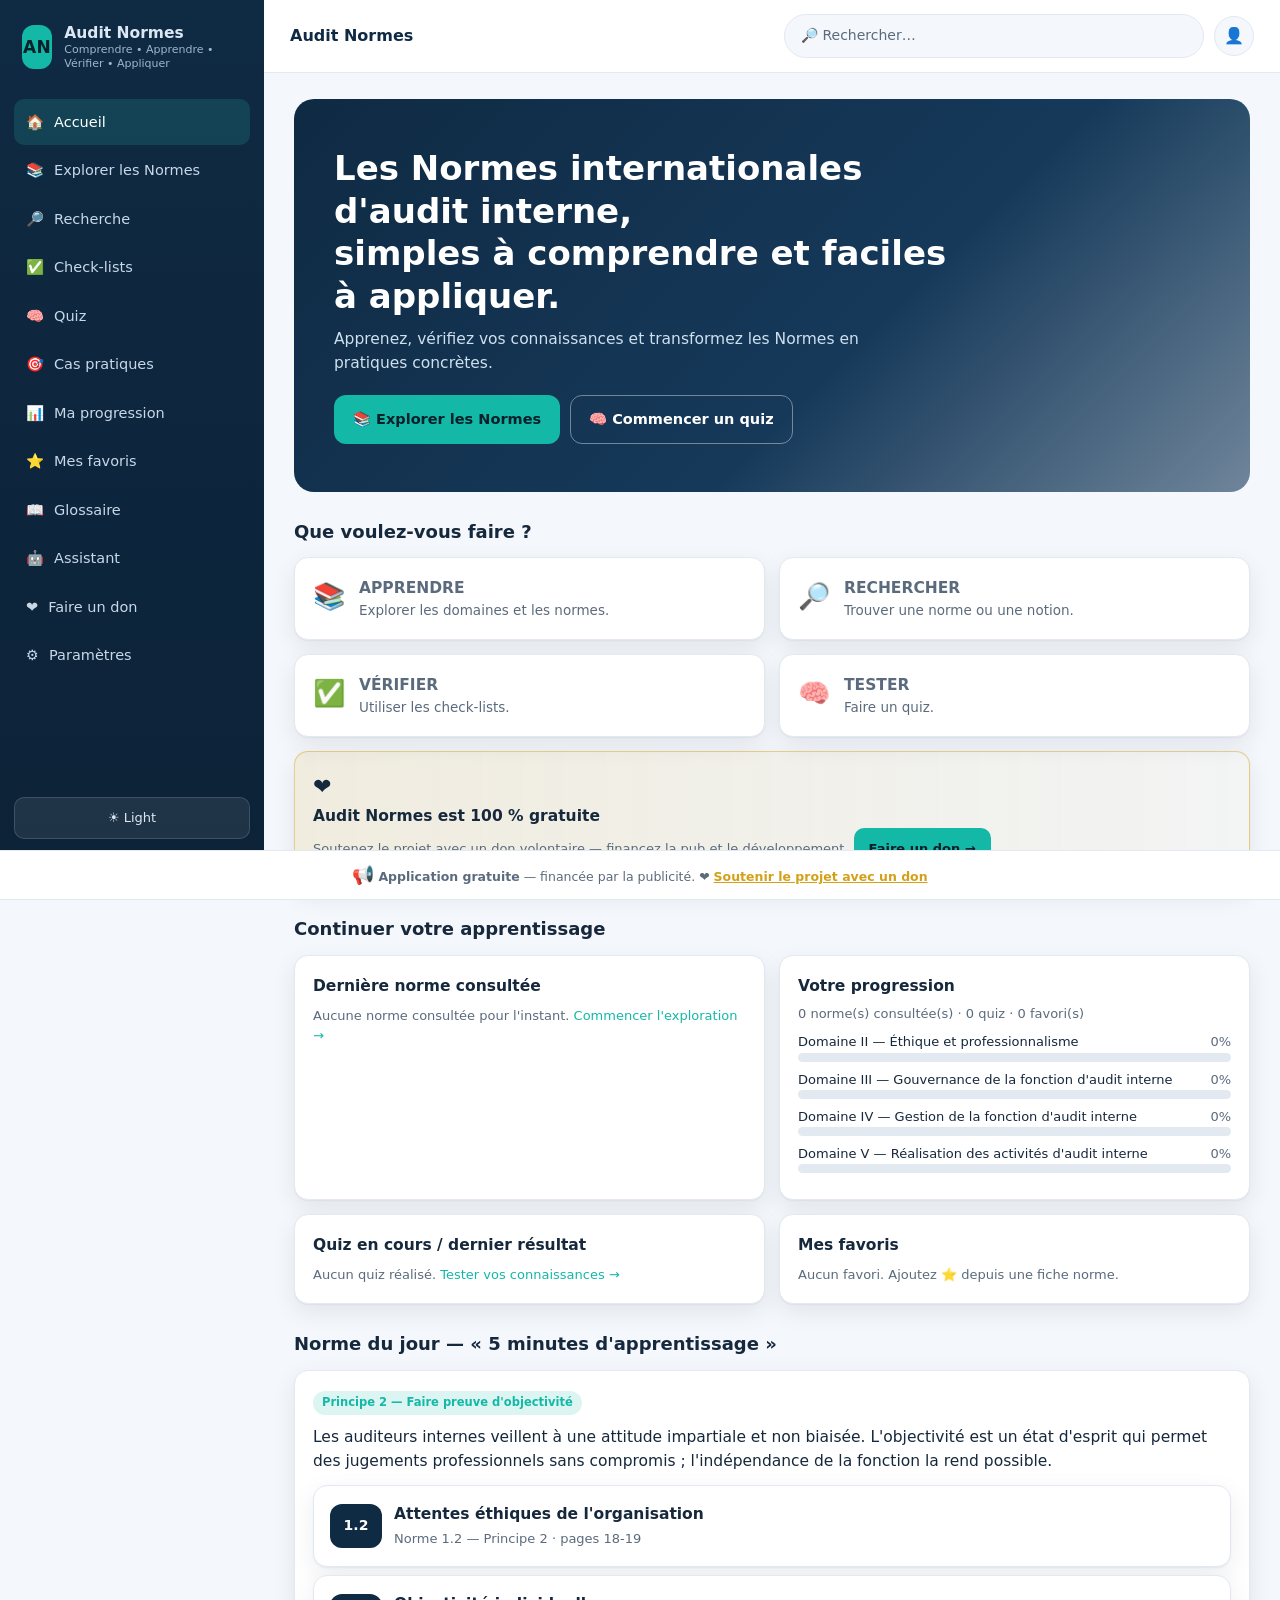
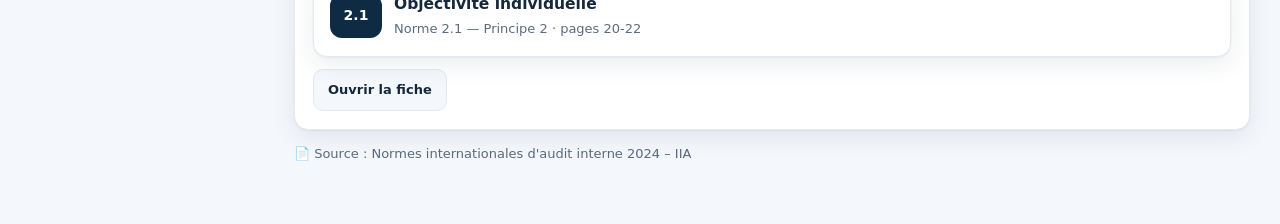
<file: index.html>
<!doctype html>
<html lang="fr">
<head>
  <meta charset="utf-8">
  <meta name="viewport" content="width=device-width, initial-scale=1, viewport-fit=cover">
  <meta name="theme-color" content="#0f2a43">
  <title>Audit Normes — Comprendre • Apprendre • Vérifier • Appliquer</title>
  <meta name="description" content="Application pédagogique dédiée aux Normes internationales d'audit interne 2024 : explorer, vérifier, tester et appliquer.">
  <link rel="manifest" href="manifest.json">
  <link rel="apple-touch-icon" href="icons/apple-touch-icon.png">
  <link rel="icon" href="data:image/svg+xml,<svg xmlns='http://www.w3.org/2000/svg' viewBox='0 0 100 100'><rect width='100' height='100' rx='22' fill='%230f2a43'/><path d='M30 52l14 14 26-30' stroke='%232dd4bf' stroke-width='10' fill='none' stroke-linecap='round' stroke-linejoin='round'/></svg>">
  <link rel="stylesheet" href="css/styles.css">
  <!-- Google AdSense — vérification du site (éditeur ca-pub-2797254259993125) -->
  <meta name="google-adsense-account" content="ca-pub-2797254259993125">
  <script async src="https://pagead2.googlesyndication.com/pagead/js/adsbygoogle.js?client=ca-pub-2797254259993125"
       crossorigin="anonymous"></script>
</head>
<body>
  <div id="app">
    <aside id="sidebar" aria-label="Menu principal">
      <a class="brand" href="#/">
        <span class="brand-mark">AN</span>
        <span class="brand-txt"><strong>Audit Normes</strong><small>Comprendre • Apprendre • Vérifier • Appliquer</small></span>
      </a>
      <nav id="nav"></nav>
      <div class="side-foot">
        <button id="theme-btn" class="ghost-btn" title="Changer de thème">☀️ Light</button>
        <p class="src-note">Source : Normes internationales d'audit interne 2024 – IIA</p>
      </div>
    </aside>
    <main id="main">
      <header id="topbar">
        <button id="menu-btn" class="icon-btn" aria-label="Menu">☰</button>
        <a class="top-brand" href="#/">Audit Normes</a>
        <button id="search-btn" class="search-pill">🔎 Rechercher…</button>
        <button id="profile-btn" class="avatar" title="Profil / Paramètres">👤</button>
      </header>
      <div id="view" class="view"></div>
      <nav id="bottomnav" aria-label="Navigation mobile"></nav>
    </main>
  </div>
  <div id="modal-root"></div>
  <script src="vendor/jspdf.umd.min.js"></script>
  <script src="vendor/xlsx.full.min.js"></script>
  <script type="module" src="js/app.js"></script>
</body>
</html>
</file>
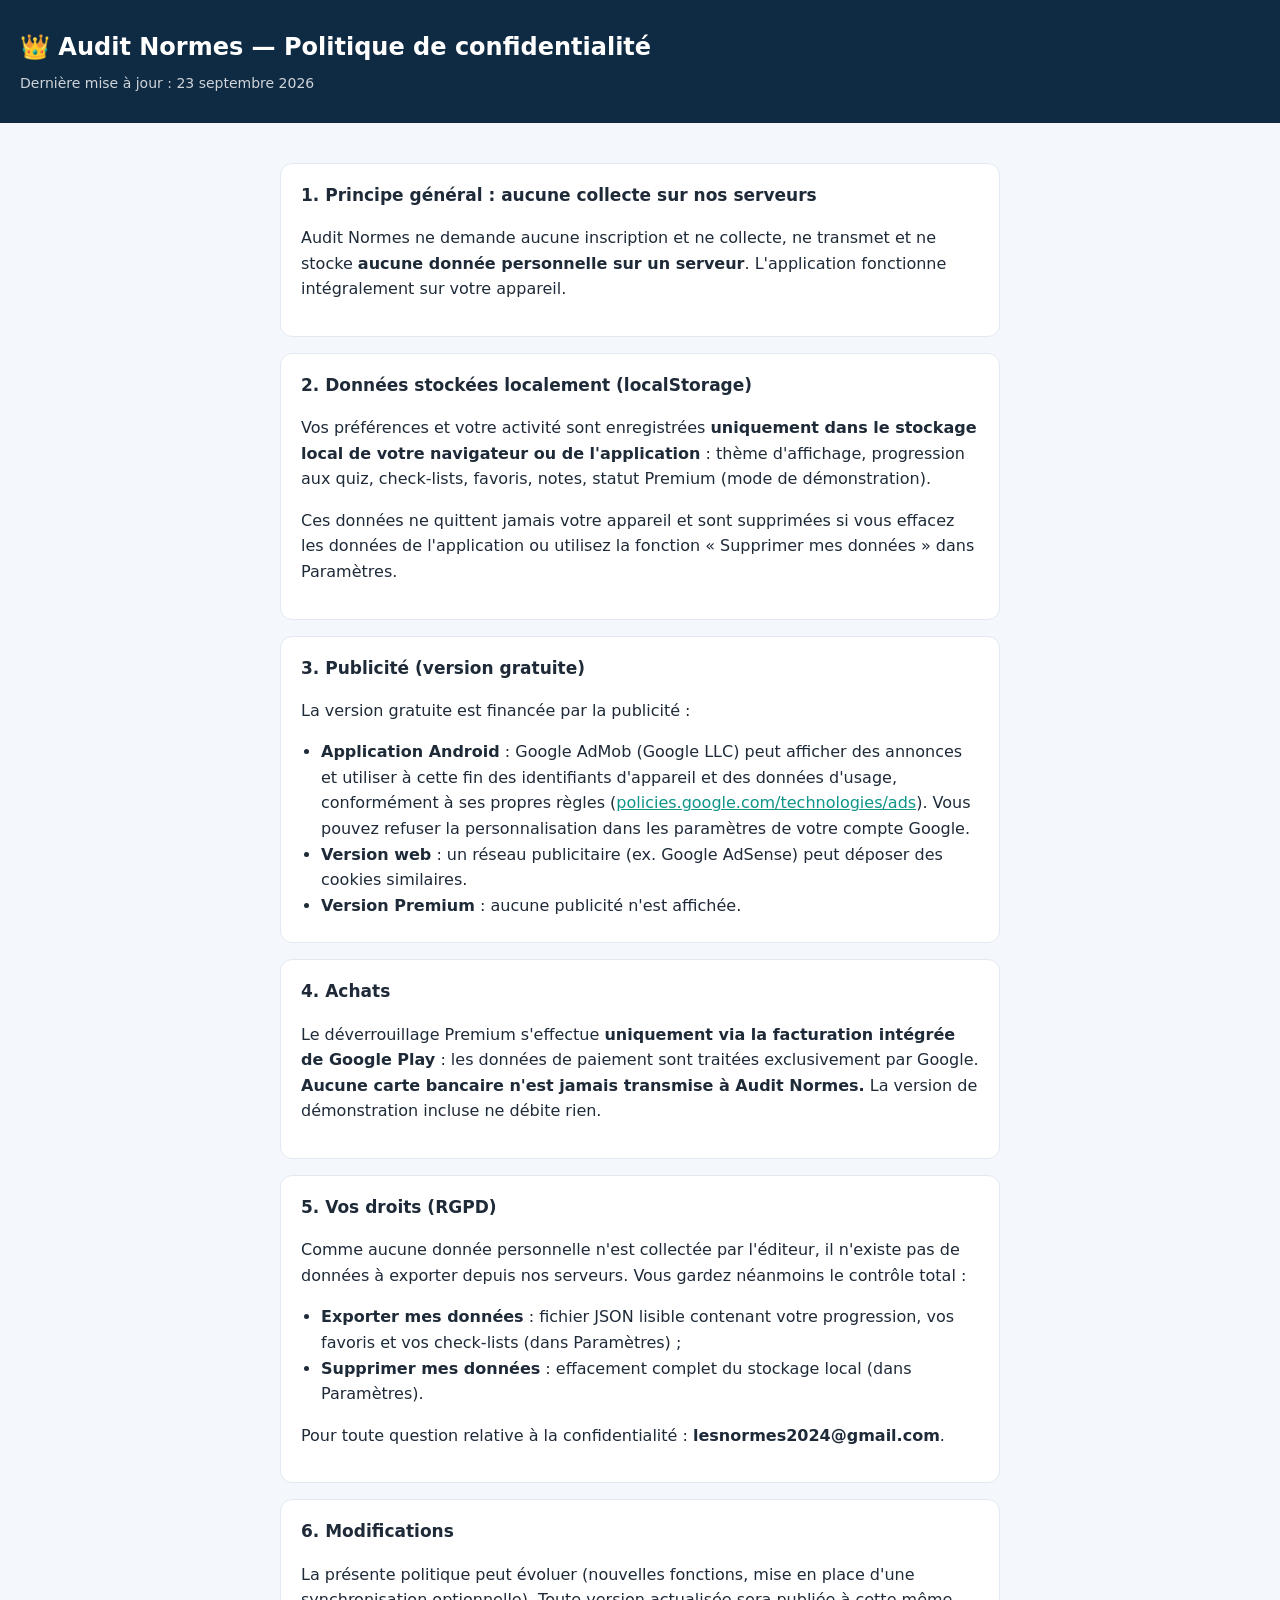
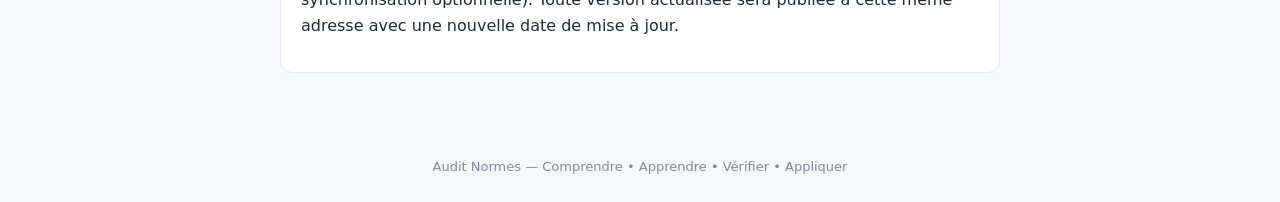
<file: politique-de-confidentialite.html>
<!doctype html>
<html lang="fr">
<head>
<meta charset="utf-8">
<meta name="viewport" content="width=device-width, initial-scale=1">
<title>Politique de confidentialité — Audit Normes</title>
<meta name="robots" content="index,follow">
<style>
  :root { color-scheme: light dark; }
  * { box-sizing: border-box; }
  body { margin:0; font-family: system-ui, -apple-system, "Segoe UI", Roboto, sans-serif;
         color:#1e2a38; background:#f4f7fb; line-height:1.6; }
  header { background:#0f2a43; color:#fff; padding:28px 20px; }
  header h1 { margin:0; font-size:24px; }
  header p { margin:6px 0 0; opacity:.8; font-size:14px; }
  .wrap { max-width:760px; margin:0 auto; padding:24px 20px 60px; }
  section { background:#fff; border:1px solid #e3e9f2; border-radius:12px; padding:18px 20px; margin-top:16px; }
  section h2 { margin:0 0 8px; font-size:17px; }
  a { color:#0e9488; }
  ul { padding-left:20px; margin:6px 0; }
  .small { font-size:14px; color:#4b5a6b; }
  footer { text-align:center; font-size:13px; color:#7a8aa0; padding:24px 16px; }
  @media (prefers-color-scheme: dark) {
    body { background:#0b1826; color:#dbe5f0; }
    section { background:#122238; border-color:#22344c; }
    .small { color:#9fb2c8; }
  }
</style>
</head>
<body>
<header>
  <h1>👑 Audit Normes — Politique de confidentialité</h1>
  <p>Dernière mise à jour : 23 septembre 2026</p>
</header>
<div class="wrap">

<section>
  <h2>1. Principe général : aucune collecte sur nos serveurs</h2>
  <p>Audit Normes ne demande aucune inscription et ne collecte, ne transmet et ne stocke <strong>aucune donnée personnelle sur un serveur</strong>. L'application fonctionne intégralement sur votre appareil.</p>
</section>

<section>
  <h2>2. Données stockées localement (localStorage)</h2>
  <p>Vos préférences et votre activité sont enregistrées <strong>uniquement dans le stockage local de votre navigateur ou de l'application</strong> : thème d'affichage, progression aux quiz, check-lists, favoris, notes, statut Premium (mode de démonstration).</p>
  <p>Ces données ne quittent jamais votre appareil et sont supprimées si vous effacez les données de l'application ou utilisez la fonction « Supprimer mes données » dans Paramètres.</p>
</section>

<section>
  <h2>3. Publicité (version gratuite)</h2>
  <p>La version gratuite est financée par la publicité :</p>
  <ul>
    <li><strong>Application Android</strong> : Google AdMob (Google LLC) peut afficher des annonces et utiliser à cette fin des identifiants d'appareil et des données d'usage, conformément à ses propres règles (<a href="https://policies.google.com/technologies/ads" target="_blank" rel="noopener">policies.google.com/technologies/ads</a>). Vous pouvez refuser la personnalisation dans les paramètres de votre compte Google.</li>
    <li><strong>Version web</strong> : un réseau publicitaire (ex. Google AdSense) peut déposer des cookies similaires.</li>
    <li><strong>Version Premium</strong> : aucune publicité n'est affichée.</li>
  </ul>
</section>

<section>
  <h2>4. Achats</h2>
  <p>Le déverrouillage Premium s'effectue <strong>uniquement via la facturation intégrée de Google Play</strong> : les données de paiement sont traitées exclusivement par Google. <strong>Aucune carte bancaire n'est jamais transmise à Audit Normes.</strong> La version de démonstration incluse ne débite rien.</p>
</section>

<section>
  <h2>5. Vos droits (RGPD)</h2>
  <p>Comme aucune donnée personnelle n'est collectée par l'éditeur, il n'existe pas de données à exporter depuis nos serveurs. Vous gardez néanmoins le contrôle total&nbsp;:</p>
  <ul>
    <li><strong>Exporter mes données</strong> : fichier JSON lisible contenant votre progression, vos favoris et vos check-lists (dans Paramètres) ;</li>
    <li><strong>Supprimer mes données</strong> : effacement complet du stockage local (dans Paramètres).</li>
  </ul>
  <p>Pour toute question relative à la confidentialité : <strong>lesnormes2024@gmail.com</strong>.</p>
</section>

<section>
  <h2>6. Modifications</h2>
  <p>La présente politique peut évoluer (nouvelles fonctions, mise en place d'une synchronisation optionnelle). Toute version actualisée sera publiée à cette même adresse avec une nouvelle date de mise à jour.</p>
</section>

</div>
<footer>Audit Normes — Comprendre • Apprendre • Vérifier • Appliquer</footer>
</body>
</html>
</file>
<file: css/styles.css>
/* Audit Normes — design system (mobile-first, light/dark) */
:root {
  --navy: #0f2a43; --navy-2: #16395a; --teal: #14b8a6; --teal-2: #2dd4bf;
  --bg: #f4f7fb; --card: #ffffff; --ink: #16283c; --muted: #5b6b7d; --line: #e3e9f1;
  --red: #dc2626; --orange: #ea580c; --blue: #2563eb; --green: #16a34a; --amber: #d97706;
  --shadow: 0 1px 2px rgba(15,42,67,.06), 0 8px 24px rgba(15,42,67,.08);
  --r: 14px;
}
[data-theme="dark"] {
  --bg: #0b1622; --card: #122333; --ink: #e6edf5; --muted: #93a5b8; --line: #22374d;
  --navy: #0f2a43; --navy-2: #1b4066;
  --shadow: 0 1px 2px rgba(0,0,0,.4), 0 8px 24px rgba(0,0,0,.35);
}
* { box-sizing: border-box; margin: 0; -webkit-tap-highlight-color: transparent; }
html { scroll-behavior: smooth; }
body {
  font-family: "Segoe UI", system-ui, -apple-system, Roboto, "Helvetica Neue", sans-serif;
  background: var(--bg); color: var(--ink); font-size: 15.5px; line-height: 1.55;
  overflow-wrap: break-word;
}
body.drawer-open, body.modal-open { overflow: hidden; }
a { color: inherit; text-decoration: none; }
button { font: inherit; cursor: pointer; }
img { max-width: 100%; }

#app { display: flex; min-height: 100vh; }
#sidebar {
  width: 264px; flex: 0 0 264px; background: linear-gradient(180deg, var(--navy), #0c2237);
  color: #dbe7f3; padding: 20px 14px; display: none; flex-direction: column; gap: 18px;
  position: sticky; top: 0; height: 100vh;
}
#sidebar .brand { display: flex; gap: 12px; align-items: center; padding: 4px 8px 10px; }
.brand-mark {
  width: 44px; height: 44px; border-radius: 12px; background: var(--teal); color: #04202b;
  display: grid; place-items: center; font-weight: 800; font-size: 17px; letter-spacing: .5px;
}
.brand-txt { display: flex; flex-direction: column; line-height: 1.25; }
.brand-txt small { color: #9fb6cc; font-size: 11px; }
#nav { display: flex; flex-direction: column; gap: 2px; overflow-y: auto; }
#nav a {
  display: flex; align-items: center; gap: 10px; padding: 12px 12px; border-radius: 10px;
  color: #c8d8e8; font-size: 14.5px; transition: background .15s;
}
#nav a.active { background: rgba(45,212,191,.15); color: #fff; }
#nav a.active .ico { color: var(--teal-2); }
.side-foot { margin-top: auto; display: grid; gap: 10px; }
.ghost-btn {
  background: rgba(255,255,255,.08); color: #dbe7f3; border: 1px solid rgba(255,255,255,.14);
  border-radius: 10px; padding: 10px 12px; font-size: 13px;
}
.src-note { color: #8aa2ba; font-size: 11px; line-height: 1.4; }

#main { flex: 1; min-width: 0; display: flex; flex-direction: column; }
#topbar {
  display: flex; align-items: center; gap: 10px;
  padding: 12px 16px; padding-top: calc(12px + env(safe-area-inset-top, 0px));
  background: var(--card); border-bottom: 1px solid var(--line); position: sticky; top: 0; z-index: 40;
}
.icon-btn {
  background: none; border: none; font-size: 20px; color: var(--ink);
  padding: 10px; min-width: 44px; min-height: 44px; border-radius: 12px;
}
.icon-btn:active { background: var(--bg); }
.top-brand { font-weight: 800; color: var(--navy); font-size: 16px; display: none; }
[data-theme="dark"] .top-brand { color: #fff; }
.search-pill {
  flex: 1; max-width: 420px; margin-left: auto; text-align: left; border: 1px solid var(--line);
  background: var(--bg); color: var(--muted); border-radius: 999px; padding: 10px 16px; font-size: 14px;
  min-height: 44px;
}
.avatar {
  width: 40px; height: 40px; border-radius: 50%; border: 1px solid var(--line); background: var(--bg);
  display: grid; place-items: center; font-size: 16px;
}
.view { padding: 18px 16px 96px; max-width: 1080px; width: 100%; margin: 0 auto; }
#bottomnav {
  position: fixed; bottom: 0; left: 0; right: 0; z-index: 50; display: flex;
  background: var(--card); border-top: 1px solid var(--line); padding: 6px 4px calc(6px + env(safe-area-inset-bottom, 0px));
}
#bottomnav a {
  flex: 1; display: flex; flex-direction: column; align-items: center; gap: 2px;
  font-size: 10.5px; color: var(--muted); padding: 8px 0 6px; border-radius: 10px;
  min-height: 48px; transition: transform .12s;
}
#bottomnav a:active { transform: scale(.92); }
#bottomnav a .ico { font-size: 19px; }
#bottomnav a.active { color: var(--teal); font-weight: 600; }

/* --- composants --- */
.card { background: var(--card); border: 1px solid var(--line); border-radius: var(--r); box-shadow: var(--shadow); }
.pad { padding: 18px; }
.grid { display: grid; gap: 14px; }
.g2 { grid-template-columns: 1fr; } .g3 { grid-template-columns: 1fr; } .g4 { grid-template-columns: 1fr 1fr; }
@media (min-width: 640px) { .g2 { grid-template-columns: 1fr 1fr; } .g3 { grid-template-columns: repeat(3,1fr); } }
@media (min-width: 980px) { .g3.wide { grid-template-columns: repeat(3,1fr); } }

.hero {
  background: linear-gradient(135deg, var(--navy) 0%, var(--navy-2) 60%, #14532d00 160%), radial-gradient(1200px 400px at 110% -50%, rgba(45,212,191,.35), transparent);
  color: #fff; border-radius: 20px; padding: 34px 22px; position: relative; overflow: hidden;
}
.hero h1 { font-size: clamp(22px, 4.5vw, 34px); line-height: 1.25; max-width: 640px; }
.hero p { color: #cfe0ef; margin-top: 10px; max-width: 560px; }
.hero .cta { display: flex; gap: 10px; margin-top: 20px; flex-wrap: wrap; }
.btn {
  display: inline-flex; align-items: center; justify-content: center; gap: 8px; border-radius: 12px; padding: 12px 18px;
  min-height: 46px; font-weight: 600; font-size: 14.5px; border: 1px solid transparent; transition: transform .12s, box-shadow .12s;
}
.btn:active { transform: scale(.98); }
.btn.primary { background: var(--teal); color: #04202b; }
.btn.primary:hover { box-shadow: 0 6px 18px rgba(20,184,166,.4); }
.btn.outline { background: transparent; border-color: rgba(255,255,255,.4); color: #fff; }
.btn.soft { background: var(--bg); border-color: var(--line); color: var(--ink); }
.btn.danger { background: var(--red); color: #fff; }
.btn.small { padding: 9px 14px; font-size: 13px; min-height: 42px; border-radius: 10px; }

h2.sec { font-size: 18px; margin: 26px 0 12px; display: flex; align-items: center; gap: 8px; }
.muted { color: var(--muted); }
.small { font-size: 13px; }

.action-card { display: flex; gap: 14px; align-items: flex-start; padding: 18px; transition: transform .15s; }
.action-card .ico { font-size: 26px; }
.action-card b { display: block; font-size: 15.5px; }
.action-card span { color: var(--muted); font-size: 13.5px; }

.bar { height: 9px; border-radius: 999px; background: var(--line); overflow: hidden; }
.bar > i { display: block; height: 100%; border-radius: 999px; background: linear-gradient(90deg, var(--teal), var(--teal-2)); transition: width .6s ease; }
.bar.orange > i { background: linear-gradient(90deg, var(--orange), #f59e0b); }

.badge { display: inline-flex; align-items: center; gap: 5px; font-size: 11.5px; font-weight: 700; padding: 3px 9px; border-radius: 999px; }
.b-doit { background: #fee2e2; color: #991b1b; }
.b-devrait { background: #ffedd5; color: #9a3412; }
.b-peut { background: #dbeafe; color: #1e40af; }
[data-theme="dark"] .b-doit { background: #450a0a; color: #fecaca; }
[data-theme="dark"] .b-devrait { background: #431407; color: #fed7aa; }
[data-theme="dark"] .b-peut { background: #172554; color: #bfdbfe; }
.b-tag { background: var(--bg); color: var(--muted); border: 1px solid var(--line); font-weight: 600; }
.b-teal { background: rgba(20,184,166,.14); color: var(--teal); }
.b-amber { background: rgba(217,119,6,.12); color: var(--amber); }

.legende { display: flex; gap: 14px; flex-wrap: wrap; margin: 10px 0; font-size: 13px; color: var(--muted); align-items: center; }
.dot { width: 10px; height: 10px; border-radius: 50%; display: inline-block; margin-right: 5px; }
.dot.r { background: var(--red); } .dot.o { background: var(--orange); } .dot.b { background: var(--blue); }

.crumbs { display: flex; gap: 6px; align-items: center; font-size: 13px; color: var(--muted); flex-wrap: wrap; margin-bottom: 10px; }

.std-card { padding: 16px; display: flex; gap: 12px; align-items: center; transition: transform .15s; }
.std-num {
  min-width: 52px; height: 44px; border-radius: 12px; display: grid; place-items: center;
  background: var(--navy); color: #fff; font-weight: 800; font-size: 14px;
}
.std-num.p { background: var(--teal); color: #04202b; }

.tabs { display: flex; gap: 4px; overflow-x: auto; border-bottom: 1px solid var(--line); margin: 14px 0 16px; scrollbar-width: none; -webkit-overflow-scrolling: touch; }
.tabs::-webkit-scrollbar { display: none; }
.tabs button {
  border: none; background: none; padding: 12px 14px; font-size: 14px; color: var(--muted);
  border-bottom: 2.5px solid transparent; white-space: nowrap; font-weight: 600; min-height: 48px;
}
.tabs button.active { color: var(--teal); border-color: var(--teal); }
.tabs button:active { color: var(--ink); }

.tabpane { animation: fadeUp .25s ease both; }
@keyframes fadeUp { from { opacity: 0; transform: translateY(8px); } to { opacity: 1; transform: none; } }
.stagger { animation: fadeUp .35s ease both; }
.stagger:nth-child(2) { animation-delay: .04s; } .stagger:nth-child(3) { animation-delay: .08s; }
.stagger:nth-child(4) { animation-delay: .12s; } .stagger:nth-child(5) { animation-delay: .16s; }
.stagger:nth-child(6) { animation-delay: .2s; }

.req { display: flex; gap: 10px; padding: 12px 0; border-bottom: 1px dashed var(--line); align-items: flex-start; }
.req:last-child { border-bottom: none; }
.req .badge { margin-top: 2px; min-width: 74px; justify-content: center; }

.u-block { padding: 14px 16px; border-radius: 12px; background: var(--bg); border: 1px solid var(--line); margin-bottom: 12px; }
.u-block h4 { font-size: 14px; margin-bottom: 6px; }
.u-block ul { padding-left: 18px; color: var(--ink); }
.u-block li { margin: 4px 0; }

.check-item { padding: 14px 0; border-bottom: 1px dashed var(--line); }
.check-q { font-weight: 600; font-size: 14.5px; margin-bottom: 8px; }
.opts { display: flex; gap: 6px; flex-wrap: wrap; }
.opt {
  border: 1.5px solid var(--line); background: var(--card); border-radius: 10px; padding: 10px 15px;
  min-height: 44px; display: inline-flex; align-items: center; justify-content: center;
  font-size: 13.5px; font-weight: 600; color: var(--muted); transition: transform .1s;
}
.opt:active { transform: scale(.96); }
.opt.sel-oui { border-color: var(--green); color: var(--green); background: rgba(22,163,74,.08); }
.opt.sel-partiel { border-color: var(--orange); color: var(--orange); background: rgba(234,88,12,.08); }
.opt.sel-non { border-color: var(--red); color: var(--red); background: rgba(220,38,38,.08); }
.opt.sel-na { border-color: var(--muted); color: var(--muted); background: var(--bg); }
textarea.note {
  width: 100%; margin-top: 8px; border: 1px solid var(--line); border-radius: 10px; padding: 9px 12px;
  background: var(--bg); color: var(--ink); font: inherit; font-size: 13.5px; min-height: 54px; resize: vertical;
}
/* iOS : éviter le zoom auto au focus (police >= 16px sur mobile) */
@media (max-width: 899px) { textarea.note { font-size: 16px; } }
.disclaimer {
  margin-top: 14px; padding: 11px 14px; border-radius: 10px; background: rgba(217,119,6,.08);
  border: 1px solid rgba(217,119,6,.25); color: var(--amber); font-size: 13px;
}

.qz-opt {
  display: block; width: 100%; text-align: left; padding: 13px 15px; border-radius: 12px;
  border: 1.5px solid var(--line); background: var(--card); margin: 8px 0; font-size: 14.5px; color: var(--ink);
  min-height: 48px; transition: transform .1s;
}
.qz-opt:active { transform: scale(.98); }
.qz-opt.ok { border-color: var(--green); background: rgba(22,163,74,.1); }
.qz-opt.ko { border-color: var(--red); background: rgba(220,38,38,.08); }
.qz-expl { padding: 12px 14px; border-radius: 10px; background: var(--bg); border: 1px solid var(--line); font-size: 13.5px; margin-top: 10px; }

.flash-wrap { perspective: 900px; margin: 18px 0; }
.flash { min-height: 210px; display: grid; place-items: center; text-align: center; padding: 26px; border-radius: 16px; background: linear-gradient(135deg, var(--navy), var(--navy-2)); color: #fff; font-size: 17px; cursor: pointer; transition: transform .5s; transform-style: preserve-3d; position: relative; }
.flash.flip { transform: rotateY(180deg); }
.flash .face { backface-visibility: hidden; }
.flash .face.back { position: absolute; inset: 0; display: grid; place-items: center; padding: 20px; transform: rotateY(180deg); font-size: 14.5px; background: var(--teal); color: #04202b; border-radius: 16px; }

.modal-bg { position: fixed; inset: 0; background: rgba(8,18,30,.55); z-index: 90; display: grid; place-items: end center; padding: 0; }
@media (min-width: 640px) { .modal-bg { place-items: center; } }
.modal { background: var(--card); width: 100%; max-width: 640px; border-radius: 18px 18px 0 0; max-height: 88vh; overflow: auto; padding: 20px; animation: fadeUp .25s ease both; }
@media (min-width: 640px) { .modal { border-radius: 18px; } }

.search-input { width: 100%; padding: 13px 16px; font: inherit; font-size: 16px; border-radius: 13px; border: 1.5px solid var(--line); background: var(--card); color: var(--ink); }
.search-input:focus { outline: none; border-color: var(--teal); }
.res-item { display: block; padding: 13px 15px; border-bottom: 1px dashed var(--line); }
.res-item:last-child { border-bottom: none; }
.chips { display: flex; gap: 7px; flex-wrap: wrap; margin: 8px 0 14px; }
.chip {
  border: 1px solid var(--line); background: var(--card); color: var(--muted); border-radius: 999px;
  padding: 8px 14px; font-size: 13px; font-weight: 600; min-height: 40px;
  display: inline-flex; align-items: center; justify-content: center; transition: transform .1s;
}
.chip:active { transform: scale(.95); }
.chip.on { background: var(--teal); color: #04202b; border-color: var(--teal); }

.stat { padding: 16px; text-align: left; }
.stat b { font-size: 24px; display: block; }
.stat span { color: var(--muted); font-size: 12.5px; }

.ai-block { border-left: 3px solid var(--teal); padding: 10px 14px; margin: 10px 0; background: var(--bg); border-radius: 0 10px 10px 0; font-size: 14px; }
.ai-block b.h { display: block; font-size: 12px; text-transform: uppercase; letter-spacing: .6px; color: var(--teal); margin-bottom: 3px; }

.empty { text-align: center; color: var(--muted); padding: 40px 10px; }
.empty .ico { font-size: 34px; display: block; margin-bottom: 8px; }

table.adm { width: 100%; border-collapse: collapse; font-size: 13.5px; }
table.adm th, table.adm td { text-align: left; padding: 9px 10px; border-bottom: 1px solid var(--line); }
table.adm select { border: 1px solid var(--line); background: var(--bg); color: var(--ink); border-radius: 8px; padding: 8px; font: inherit; }
/* mobile : la table admin devient un conteneur défilant horizontalement */
@media (max-width: 639px) {
  table.adm { display: block; overflow-x: auto; -webkit-overflow-scrolling: touch; }
  table.adm td:first-child, table.adm th:first-child { min-width: 160px; }
}

input[type=checkbox].big { width: 18px; height: 18px; accent-color: var(--teal); }

/* états hover : uniquement pour les appareils avec pointeur réel (évite les hover collants au tap) */
@media (hover: hover) {
  #nav a:hover { background: rgba(255,255,255,.07); }
  .btn.primary:hover { box-shadow: 0 6px 18px rgba(20,184,166,.4); }
  .action-card:hover { transform: translateY(-2px); }
  .std-card:hover { transform: translateY(-2px); }
  .res-item:hover { background: var(--bg); }
  .qz-opt:hover { border-color: var(--teal); }
  .crumbs a:hover { color: var(--teal); }
}

@media (min-width: 900px) {
  #sidebar { display: flex; }
  #bottomnav { display: none; }
  #topbar { padding: 14px 26px; padding-top: calc(14px + env(safe-area-inset-top, 0px)); }
  .top-brand { display: inline; }
  #menu-btn { display: none; }
  .view { padding: 26px 30px 60px; }
  .hero { padding: 48px 40px; }
}
/* drawer mobile */
@media (max-width: 899px) {
  #sidebar {
    display: flex; position: fixed; z-index: 80; left: 0; top: 0; bottom: 0;
    transform: translateX(-105%); transition: transform .25s ease; width: 290px; flex-basis: auto;
    padding-top: calc(20px + env(safe-area-inset-top, 0px));
    -webkit-overflow-scrolling: touch; touch-action: pan-y;
  }
  #sidebar.open { transform: none; box-shadow: 0 0 60px rgba(0,0,0,.4); }
  #sidebar .side-foot { padding-bottom: env(safe-area-inset-bottom, 0px); }
}
.drawer-mask { position: fixed; inset: 0; background: rgba(0,0,0,.4); z-index: 70; }

/* ——— Premium ——— */
:root { --gold: #d4a017; --gold-2: #f0c14b; }
.prem-hero {
  background: linear-gradient(135deg, #1a1a2e 0%, #16213e 55%, #2d1b0e 130%);
  border-radius: 20px; padding: 30px 22px; color: #fff; margin-top: 4px;
  border: 1px solid rgba(212,160,23,.35);
}
.prem-hero p { color: #d8dce6; margin-top: 8px; max-width: 560px; }
.prem-crown { font-size: 30px; display: block; margin-bottom: 6px; }
.prem-badge {
  display: inline-block; padding: 3px 12px; border-radius: 999px; font-size: 15px; vertical-align: middle;
  background: linear-gradient(90deg, var(--gold), var(--gold-2)); color: #3a2a00; font-weight: 800;
}
.prem-banner {
  display: flex; gap: 12px; align-items: center; flex-wrap: wrap;
  border: 1px solid rgba(212,160,23,.45); background: linear-gradient(90deg, rgba(212,160,23,.12), rgba(212,160,23,.03));
}
.prem-banner .prem-crown { font-size: 22px; margin: 0; }
.prem-banner b { display: block; }
.prem-banner span span { color: var(--muted); font-size: 13px; }
.price-grid { display: grid; gap: 14px; grid-template-columns: 1fr; margin-top: 16px; }
@media (min-width: 760px) { .price-grid { grid-template-columns: 1fr 1fr; align-items: stretch; } }
.price-card { display: flex; flex-direction: column; }
.price-card.featured { border: 2px solid var(--gold); position: relative; }
.price { font-size: 32px; font-weight: 800; margin: 8px 0; color: var(--ink); }
.price small { font-size: 13px; font-weight: 400; color: var(--muted); }
.prem-ribbon {
  position: absolute; top: -12px; right: 14px; background: linear-gradient(90deg, var(--gold), var(--gold-2));
  color: #3a2a00; font-size: 11.5px; font-weight: 800; padding: 4px 12px; border-radius: 999px;
}
.prem-features { display: grid; gap: 7px; margin-top: 4px; }
.pf { font-size: 13.5px; padding: 6px 10px; border-radius: 9px; background: var(--bg); }
.pf.on::before { content: "✓ "; color: var(--green); font-weight: 700; }
.pf.off { opacity: .55; }
.pf.off::before { content: "🔒 "; }
.prem-modal-mask {
  position: fixed; inset: 0; background: rgba(8,18,30,.6); z-index: 95;
  display: grid; place-items: center; padding: 16px;
}
.prem-modal { max-width: 420px; width: 100%; animation: fadeUp .25s ease both; }

/* ——— Bouton de don PayPal : éviter l'écrasement (texte vertical) ——— */
.paypal-donate { text-align: center; }
.paypal-donate iframe { width: 100% !important; max-width: 400px !important; min-height: 60px !important; }

/* ——— Publicité (version gratuite) ——— */
.ad-banner {
  position: fixed; left: 0; right: 0; z-index: 45;
  bottom: calc(62px + env(safe-area-inset-bottom, 0px));
  background: var(--card); border-top: 1px solid var(--line); border-bottom: 1px solid var(--line);
  display: flex; align-items: center; justify-content: center; gap: 10px;
  padding: 10px 14px calc(10px + env(safe-area-inset-bottom, 0px));
  font-size: 12.5px; color: var(--muted);
}
.ad-banner .ad-ico { font-size: 18px; }
.ad-banner u { color: var(--gold); font-weight: 700; }
.ad-banner ins.adsbygoogle { display: block; }
@media (min-width: 900px) { .ad-banner { bottom: 0; padding-bottom: 10px; } }
</file>
